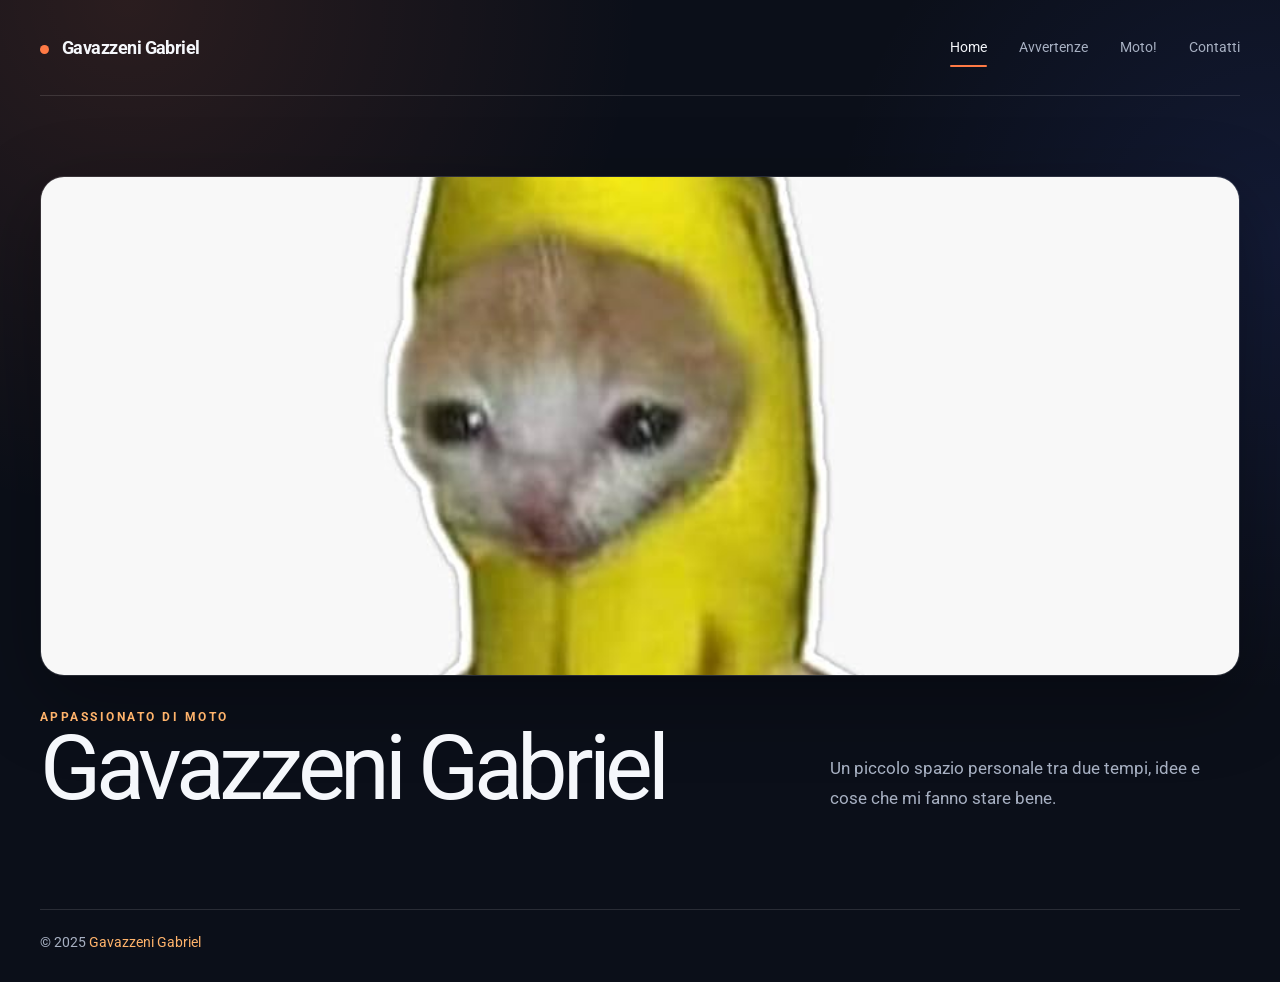
<file: index.html>
<!DOCTYPE html>
<html lang="it">
<head>
    <meta charset="UTF-8">
    <meta http-equiv="X-UA-Compatible" content="IE=edge" />
    <meta name="viewport" content="width=device-width, initial-scale=1.0">
    <link rel="preconnect" href="https://fonts.googleapis.com">
<link rel="preconnect" href="https://fonts.gstatic.com" crossorigin>
<link href="https://fonts.googleapis.com/css2?family=Roboto:ital,wght@0,100;0,300;0,400;0,500;0,700;0,900;1,100;1,300;1,400;1,500;1,700;1,900&display=swap" rel="stylesheet">
<link rel="icon" href="favicon.ico" type="image/x-icon">
<link rel="stylesheet" href="style.css">
 <title>Gavazzeni Gabriel | Home</title>
</head>
<body>
    <div class="safe-area spaced-column">
    <nav>
        <div class="logo">  Gavazzeni Gabriel  </div>
        <input class="toggler" type="checkbox" aria-label="Apri menu">
        <div class="hamburger"></div>
        <div class="menu">
            <a class="menu-item active" href="./index.html">Home</a>
            <a class="menu-item" href="./pages/about.html">Avvertenze</a>
            <a class="menu-item" href="./pages/works.html">Moto!</a>
            <a class="menu-item" href="./pages/contacts.html">Contatti</a>
        </div>
    </nav>
    <div class="content">
        <img class="main-image" src="./banana cat.jpg" alt="">
        <div class="home-intro">
            <div>
                <h3>APPASSIONATO DI MOTO</h3>
                <h1>Gavazzeni Gabriel</h1>
            </div>
            <p>Un piccolo spazio personale tra due tempi, idee e cose che mi fanno stare bene.</p>
        </div>
    </div>
    <div class="footer">
        © 2025 <span>Gavazzeni Gabriel</span>
    </div>
</div>
</body>
</html>
</file>
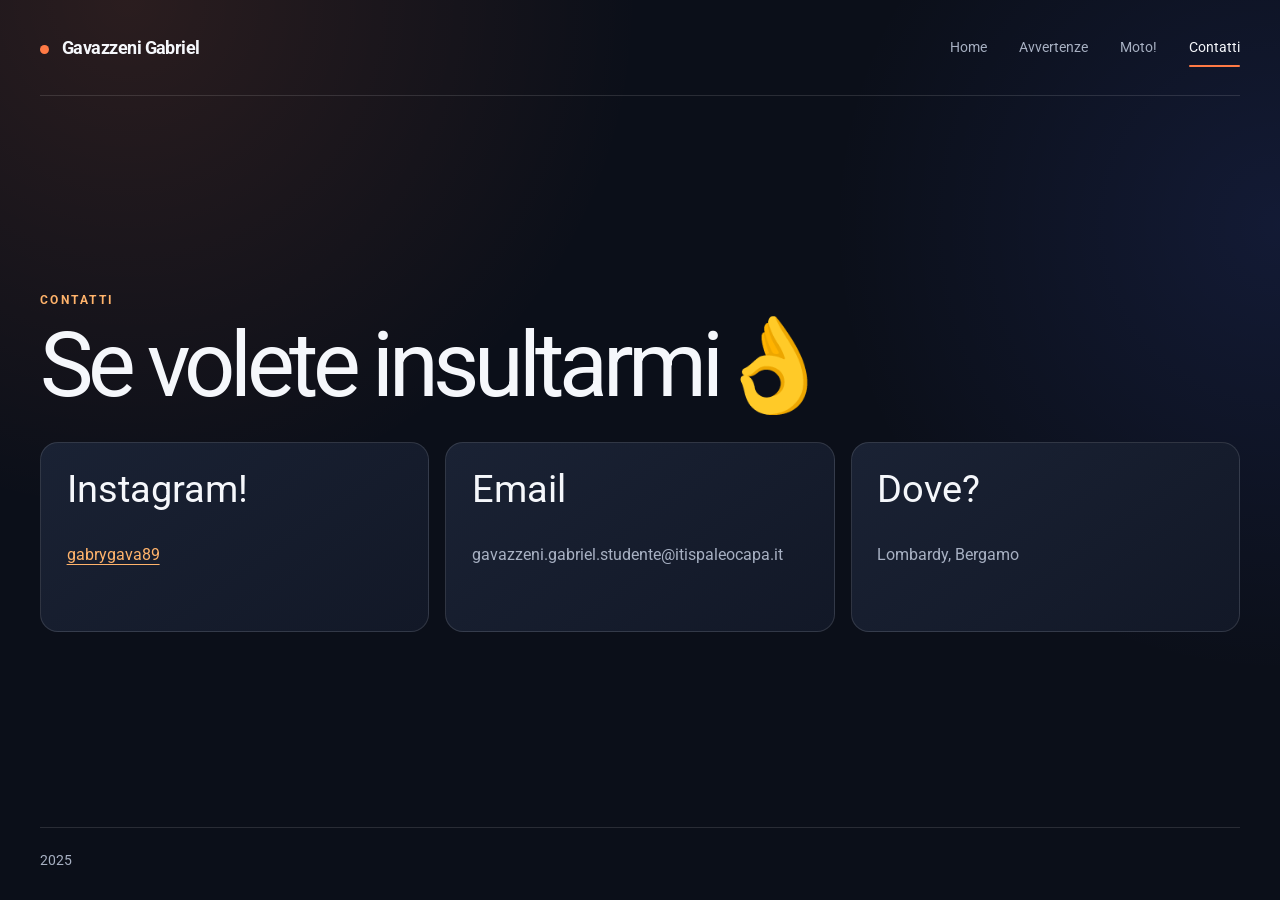
<file: pages/contacts.html>
<!DOCTYPE html>
<html lang="en">
<head>
    <meta charset="UTF-8">
    <meta http-equiv="X-UA-Compatible" content="IE=edge" />
    <meta name="viewport" content="width=device-width, initial-scale=1.0">
    <link rel="preconnect" href="https://fonts.googleapis.com">
<link rel="preconnect" href="https://fonts.gstatic.com" crossorigin>
<link href="https://fonts.googleapis.com/css2?family=Roboto:ital,wght@0,100;0,300;0,400;0,500;0,700;0,900;1,100;1,300;1,400;1,500;1,700;1,900&display=swap" rel="stylesheet">
<link rel="icon" href="../favicon.ico" type="image/x-icon">
<link rel="stylesheet" href="..//style.css">
<link rel="stylesheet" href="..//contacts.css">

    <title>Home</title>
</head>
<body>
    <div class="safe-area spaced-column">
    <nav>
        <div class="logo">  Gavazzeni Gabriel  </div>

        <div class="hamburger"><div> </div></div>
        <div class="menu">
            <a class="menu-item " href="../index.html">Home</a>
            <a class="menu-item" href="./about.html">Avvertenze</a>
            <a class="menu-item" href="./works.html">Moto!</a>
            <a class="menu-item active" href="./contacts.html">Contatti</a>
        </div>
    </nav>
    <div class="content">
        <div class="title-block">
            <h3>CONTATTI</h3>
            <h1>Se volete insultarmi👌</h1>
            </div>
            <div class="contact-section">
            <div class="contact-item">
                <h2>Instagram!</h2>
                <h4><a href="https://www.instagram.com/gabrygava89/">gabrygava89</a></h4>
            </div>
            <div class="contact-item">
                <h2>Email</h2>
                <h4>gavazzeni.gabriel.studente@itispaleocapa.it</h4>
            </div>
            <div class="contact-item">
                <h2>Dove?</h2>
                <h4>Lombardy, Bergamo</h4>
    </div>
            </div>
    </div>
    <div class="footer">
        2025
    </div>
</div>
</body>
</html>
</file>
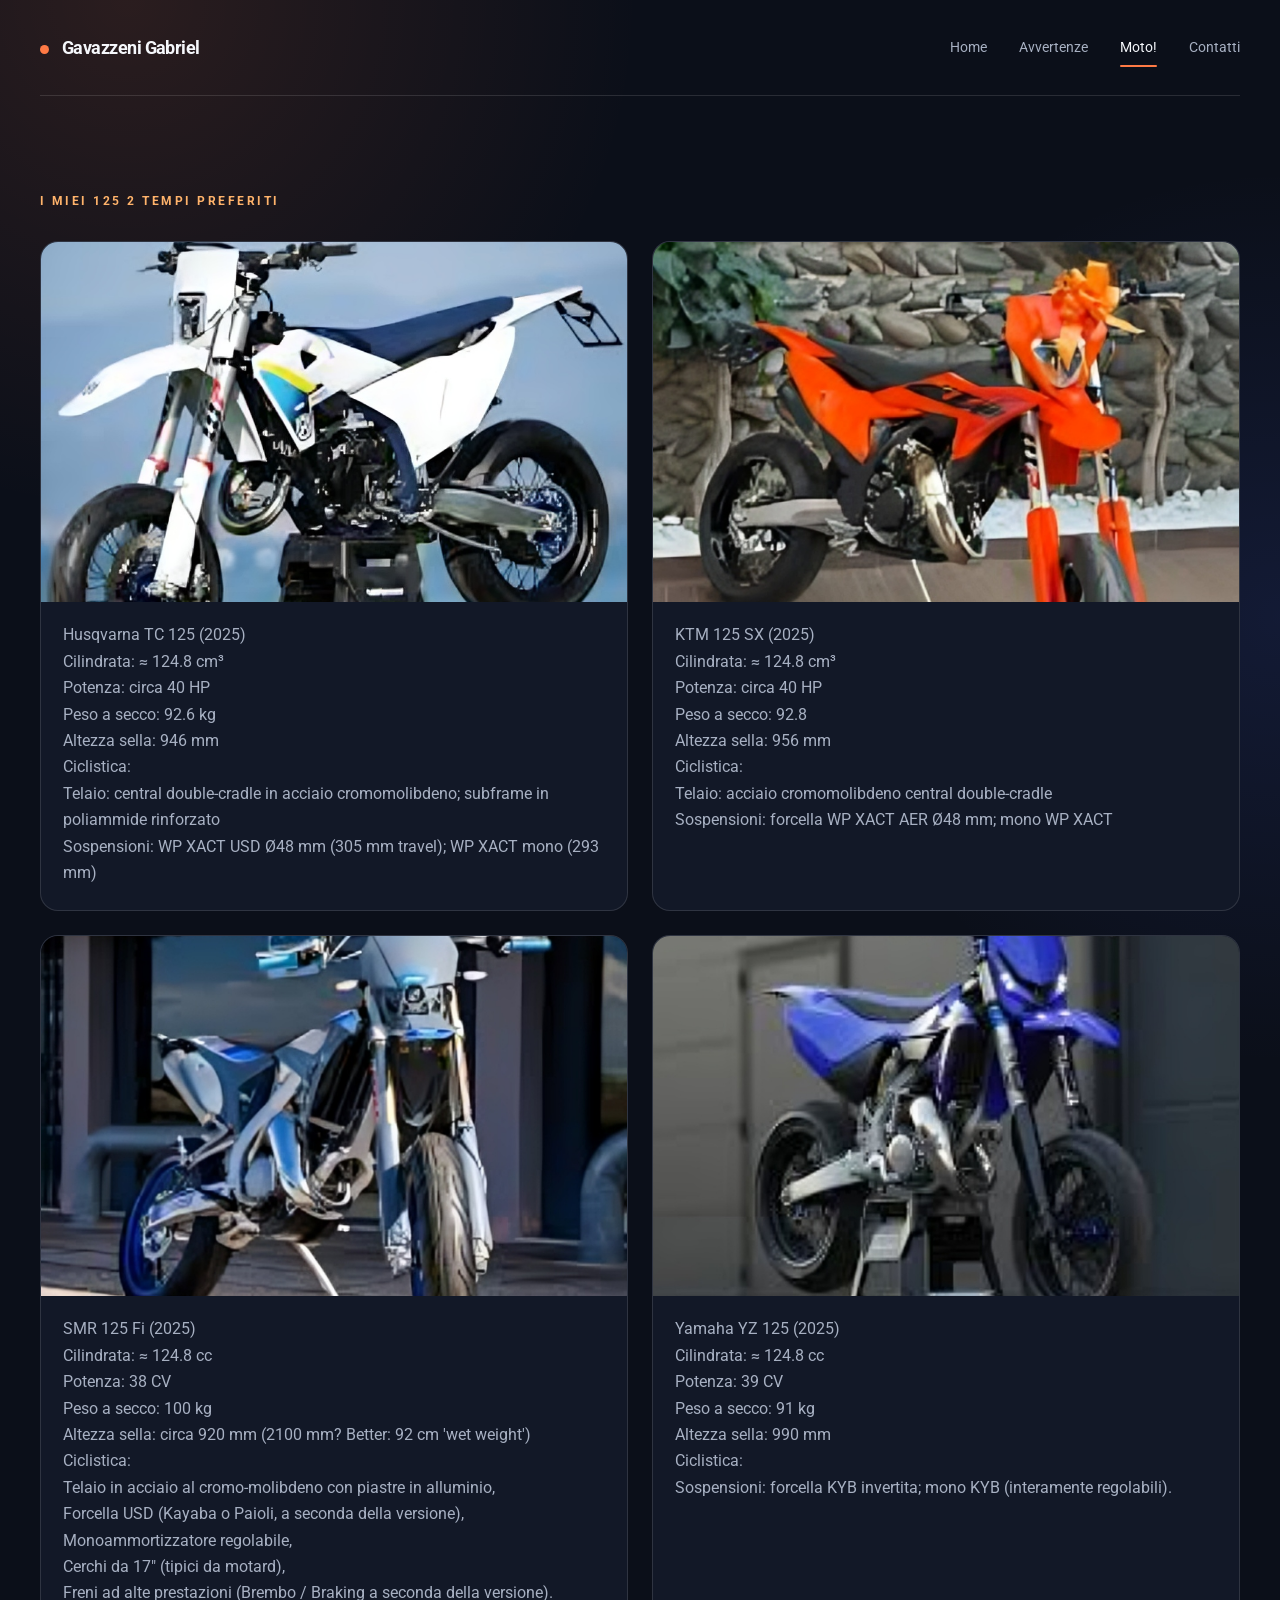
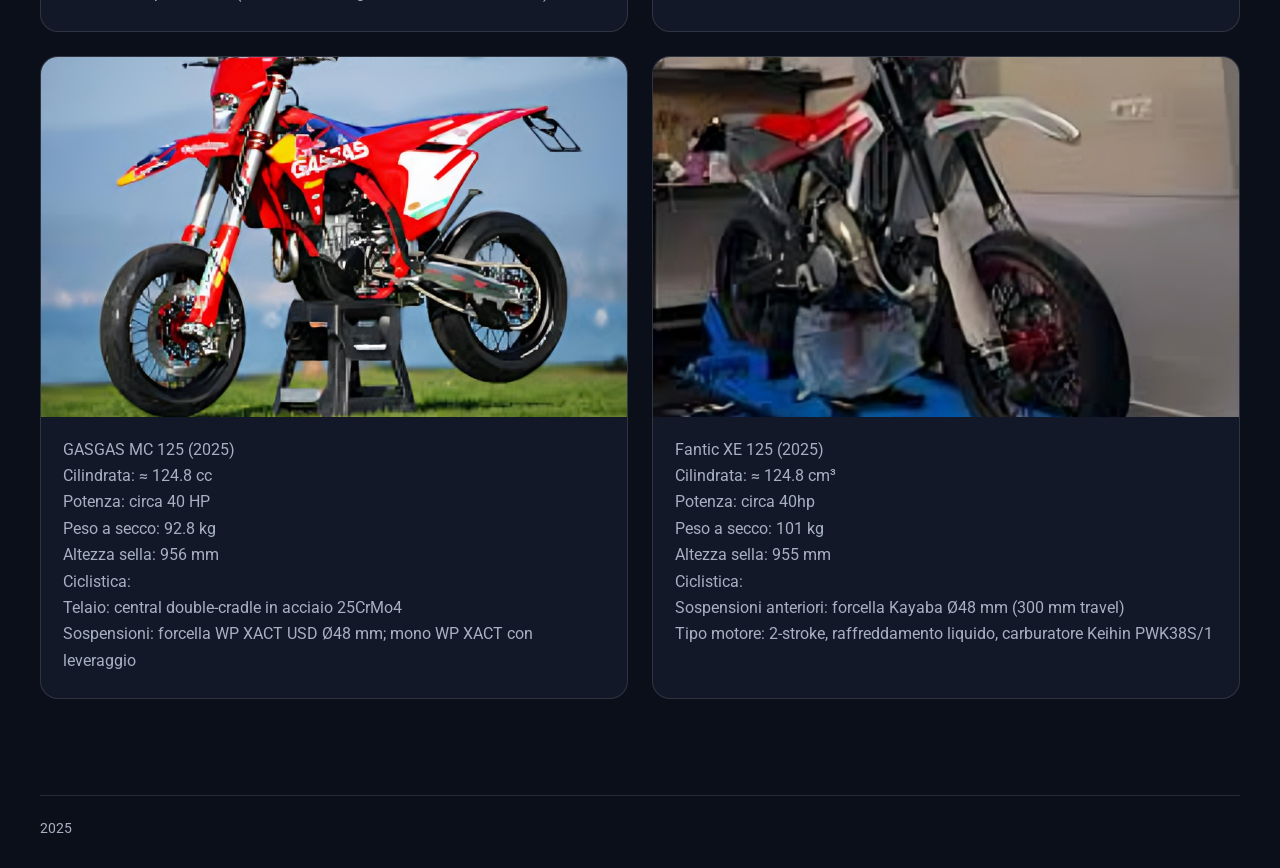
<file: pages/works.html>
<!DOCTYPE html>
<html lang="en">
<head>
    <meta charset="UTF-8">
    <meta http-equiv="X-UA-Compatible" content="IE=edge" />
    <meta name="viewport" content="width=device-width, initial-scale=1.0">
    <link rel="preconnect" href="https://fonts.googleapis.com">
<link rel="preconnect" href="https://fonts.gstatic.com" crossorigin>
<link href="https://fonts.googleapis.com/css2?family=Roboto:ital,wght@0,100;0,300;0,400;0,500;0,700;0,900;1,100;1,300;1,400;1,500;1,700;1,900&display=swap" rel="stylesheet">
<link rel="icon" href="../favicon.ico" type="image/x-icon">
<link rel="stylesheet" href="../style.css">
<link rel="stylesheet" href="../works.css">

    <title>Home</title>
</head>
<body>
    <div class="safe-area spaced-column">
    <nav>
        <div class="logo">  Gavazzeni Gabriel  </div>
     
        <div class="hamburger"><div> </div></div>
        <div class="menu">
            <a class="menu-item " href="../index.html">Home</a>
            <a class="menu-item" href="./about.html">Avvertenze</a>
            <a class="menu-item active" href="./works.html">Moto!</a>
            <a class="menu-item" href="./contacts.html">Contatti</a>
        </div>
    </nav>
    <div class="content">
        <div class="title-block">
            <h3>I MIEI 125 2 TEMPI PREFERITI</h3>
            
    
        </div>


        <div class="works-grid">
            <div class="work-item">
                <img src="../img/husqytc.png" alt="">
                <h4>Husqvarna TC 125 (2025)
                    Cilindrata: ≈ 124.8 cm³ 
                    Potenza: circa 40 HP 
                    Peso a secco: 92.6 kg 
                    Altezza sella: 946 mm 
                    Ciclistica:
                    Telaio: central double-cradle in acciaio cromomolibdeno; subframe in poliammide rinforzato
                    Sospensioni: WP XACT USD Ø48 mm (305 mm travel); WP XACT mono (293 mm)</h4>
            </div>
            
                <div class="work-item">
                    <img src="../img/trasferimento.png" alt="">
                    <h4>KTM 125 SX (2025)
                        Cilindrata: ≈ 124.8 cm³ 
                        Potenza: circa 40 HP
                        Peso a secco: 92.8
                        Altezza sella: 956 mm
                        Ciclistica:
                        Telaio: acciaio cromomolibdeno central double-cradle
                        Sospensioni: forcella WP XACT AER Ø48 mm; mono WP XACT</h4>
                </div>
                
                    <div class="work-item">
                        <img src="../img/tmsmr.png" alt="">
                        <h4>SMR 125 Fi (2025)
                            Cilindrata: ≈ 124.8 cc 
                            Potenza: 38 CV
                            Peso a secco: 100 kg 
                            Altezza sella: circa 920 mm (2100 mm? Better: 92 cm 'wet weight') 
                            Ciclistica: 
                            Telaio in acciaio al cromo-molibdeno con piastre in alluminio,
                            Forcella USD (Kayaba o Paioli, a seconda della versione),
                            Monoammortizzatore regolabile,
                            Cerchi da 17" (tipici da motard),
                            Freni ad alte prestazioni (Brembo / Braking a seconda della versione).</h4>
                    </div>
                   
                        <div class="work-item">
                            <img src="../img/yzetino.png" alt="">
                            <h4> Yamaha YZ 125 (2025)
                                Cilindrata: ≈ 124.8 cc 
                                Potenza: 39 CV
                                Peso a secco: 91 kg
                                Altezza sella: 990 mm
                                Ciclistica:
                                Sospensioni: forcella KYB invertita; mono KYB (interamente regolabili).</h4>
                        </div>

                        <div class="work-item">
                            <img src="../img/GASREAL.png" alt="">
                            <h4> GASGAS MC 125 (2025)
                                Cilindrata: ≈ 124.8 cc                               
                                Potenza: circa 40 HP                             
                                Peso a secco: 92.8 kg  
                                Altezza sella: 956 mm 
                                Ciclistica:
                                Telaio: central double-cradle in acciaio 25CrMo4
                                Sospensioni: forcella WP XACT USD Ø48 mm; mono WP XACT con leveraggio</h4>
                        </div>
                        <div class="work-item">
                            <img src="../img/xe.png" alt="">
                            <h4>Fantic XE 125 (2025)
                                Cilindrata: ≈ 124.8 cm³
                                Potenza: circa 40hp
                                Peso a secco: 101 kg 
                                Altezza sella: 955 mm 
                                Ciclistica:
                                Sospensioni anteriori: forcella Kayaba Ø48 mm (300 mm travel)
                                Tipo motore: 2-stroke, raffreddamento liquido, carburatore Keihin PWK38S/1
                                
                                </h4>
                        </div>
        </div>
    </div>
    <div class="footer">
        2025
    </div>
</div>
</body>
</html>
</file>
<file: style.css>
:root {
    --ink: #f5f7fb;
    --muted: #a7b0c2;
    --surface: #121827;
    --surface-light: #1a2234;
    --line: rgba(255, 255, 255, .12);
    --accent: #ff7a45;
    --accent-light: #ffb36b;
}

* {
    box-sizing: border-box;
    margin: 0;
}

html {
    scroll-behavior: smooth;
}

body {
    min-width: 320px;
    background:
        radial-gradient(circle at 10% 0%, rgba(255, 122, 69, .13), transparent 32rem),
        radial-gradient(circle at 100% 25%, rgba(76, 108, 255, .12), transparent 28rem),
        #0b0f19;
    color: var(--ink);
    font-family: "Roboto", sans-serif;
}

h1, h2, h3, h4, h5, h6, p {
    color: var(--ink);
    font-weight: normal;
}

h1 {
    font-size: clamp(2.7rem, 7vw, 6rem);
    line-height: .98;
    letter-spacing: -.06em;
}

h2 {
    font-size: clamp(1.8rem, 3vw, 3rem);
    line-height: 1.1;
}

h3 {
    color: var(--accent-light);
    font-size: .78rem;
    font-weight: 700;
    letter-spacing: .2em;
    line-height: 1.4;
}

h4 {
    font-size: 1rem;
    line-height: 1.65;
    white-space: pre-line;
}

p {
    color: var(--muted);
    font-size: 1.05rem;
    line-height: 1.8;
}

a {
    color: inherit;
    text-decoration: none;
}

.safe-area {
    width: min(1200px, calc(100% - 3rem));
    min-height: 100vh;
    margin-inline: auto;
}

.spaced-column {
    display: flex;
    flex-direction: column;
    justify-content: space-between;
}

nav {
    display: flex;
    align-items: center;
    justify-content: space-between;
    min-height: 96px;
    border-bottom: 1px solid var(--line);
}

.logo {
    color: var(--ink);
    font-size: 1.15rem;
    font-weight: 700;
    letter-spacing: -.03em;
}

.logo::before {
    display: inline-block;
    width: 9px;
    height: 9px;
    margin-right: .6rem;
    border-radius: 50%;
    background: var(--accent);
    content: "";
}

.menu {
    display: flex;
    gap: 2rem;
}

.menu-item {
    position: relative;
    color: var(--muted);
    font-size: .9rem;
    transition: color .2s ease;
}

.menu-item:hover,
.menu-item.active {
    color: var(--ink);
}

.menu-item.active::after {
    position: absolute;
    right: 0;
    bottom: -.7rem;
    left: 0;
    height: 2px;
    border-radius: 2px;
    background: var(--accent);
    content: "";
}

.content {
    display: flex;
    flex-direction: column;
    justify-content: center;
    padding: 5rem 0 6rem;
}

.content > :not(:last-child) {
    margin-bottom: 2rem;
}

.main-image {
    width: 100%;
    height: min(58vh, 500px);
    border: 1px solid var(--line);
    border-radius: 24px;
    box-shadow: 0 24px 80px rgba(0, 0, 0, .3);
    object-fit: cover;
}

.home-intro {
    display: flex;
    align-items: end;
    justify-content: space-between;
    gap: 2rem;
}

.home-intro p {
    max-width: 410px;
}

.title-block {
    width: 100%;
    margin: 1rem 0 3rem;
}

.title-block h1 {
    max-width: 850px;
    margin-top: .8rem;
}

.title-block p {
    max-width: 760px;
    margin-top: 1.5rem;
}

.footer {
    padding: 1.5rem 0 2rem;
    border-top: 1px solid var(--line);
    color: var(--muted);
    font-size: .85rem;
}

.footer span {
    color: var(--accent-light);
}

.hamburger,
.toggler {
    display: none;
}

@media (max-width: 768px) {
    .safe-area {
        width: min(100% - 2rem, 600px);
    }

    nav {
        position: relative;
        min-height: 78px;
    }

    .toggler {
        position: absolute;
        right: 0;
        z-index: 3;
        display: block;
        width: 34px;
        height: 28px;
        cursor: pointer;
        opacity: 0;
    }

    .hamburger {
        position: relative;
        z-index: 2;
        display: block;
        width: 28px;
        height: 18px;
        border-top: 2px solid var(--ink);
        border-bottom: 2px solid var(--ink);
    }

    .hamburger::after {
        position: absolute;
        top: 6px;
        right: 0;
        width: 100%;
        height: 2px;
        background: var(--ink);
        content: "";
    }

    .menu {
        position: fixed;
        inset: 0;
        z-index: 1;
        display: none;
        flex-direction: column;
        align-items: center;
        justify-content: center;
        gap: 2rem;
        background: rgba(11, 15, 25, .97);
    }

    .toggler:checked ~ .menu {
        display: flex;
    }

    .menu-item {
        font-size: 1.5rem;
    }

    .menu-item.active::after {
        bottom: -.5rem;
    }

    .content {
        padding: 3rem 0 4rem;
    }

    .main-image {
        height: 300px;
        border-radius: 18px;
    }

    .home-intro {
        align-items: start;
        flex-direction: column;
    }
}
</file>
<file: contacts.css>
.contact-section {
    display: grid;
    grid-template-columns: repeat(3, 1fr);
    gap: 1rem;
    width: 100%;
}

.contact-item {
    min-height: 190px;
    padding: 1.6rem;
    border: 1px solid var(--line);
    border-radius: 18px;
    background: linear-gradient(145deg, var(--surface-light), var(--surface));
    transition: transform .2s ease, border-color .2s ease;
}

.contact-item:hover {
    border-color: rgba(255, 122, 69, .65);
    transform: translateY(-5px);
}

.contact-item h2 {
    margin-bottom: 2rem;
}

.contact-item h4,
.contact-item a {
    color: var(--muted);
    overflow-wrap: anywhere;
}

.contact-item a {
    color: var(--accent-light);
    text-decoration: underline;
    text-underline-offset: 4px;
}

.contact-item a:hover {
    color: var(--ink);
}

@media (max-width: 768px) {
    .contact-section {
        grid-template-columns: 1fr;
    }
}
</file>
<file: works.css>
.works-grid {
    display: grid;
    grid-template-columns: repeat(2, minmax(0, 1fr));
    width: 100%;
    gap: 1.5rem;
}

.work-item {
    overflow: hidden;
    border: 1px solid var(--line);
    border-radius: 18px;
    background: var(--surface);
    transition: transform .2s ease, border-color .2s ease;
}

.work-item:hover {
    border-color: rgba(255, 122, 69, .65);
    transform: translateY(-5px);
}

.work-item img {
    display: block;
    width: 100%;
    height: 360px;
    object-fit: cover;
}

.work-item h4 {
    padding: 1.25rem 1.35rem 1.5rem;
    color: var(--muted);
}

@media (max-width: 768px) {
    .works-grid {
        grid-template-columns: 1fr;
    }

    .work-item img {
        height: 280px;
    }
}
</file>
